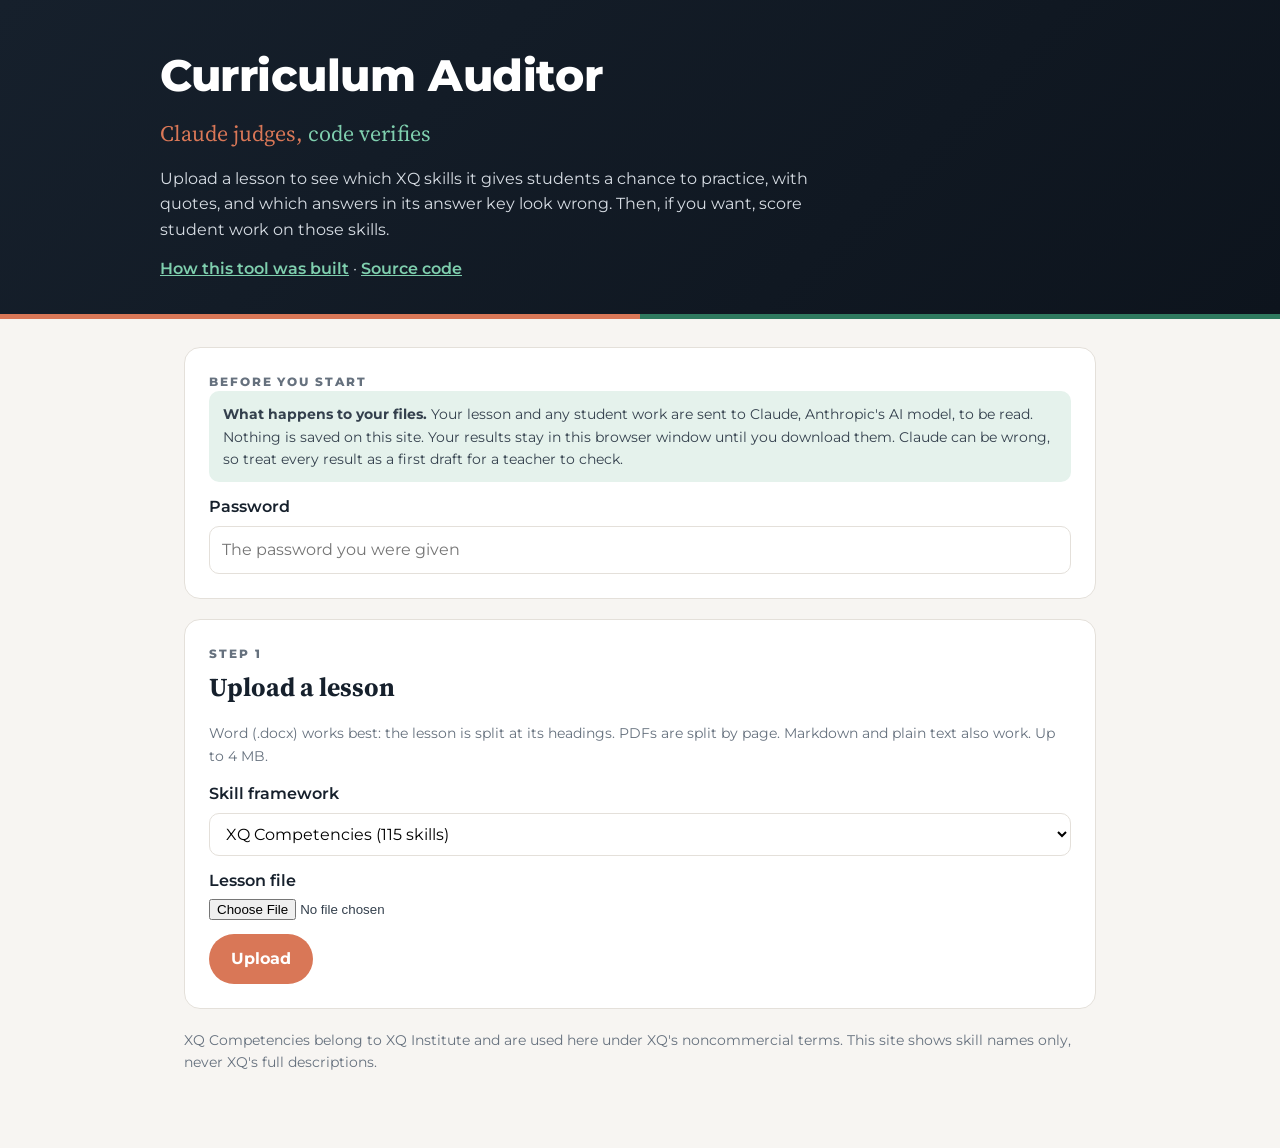
<file: src/curriculum_auditor/web/index.html>
<!doctype html>
<html lang="en">
<head>
<meta charset="utf-8">
<meta name="viewport" content="width=device-width, initial-scale=1">
<title>Curriculum Auditor</title>
<link rel="preconnect" href="https://fonts.googleapis.com">
<link href="https://fonts.googleapis.com/css2?family=Montserrat:wght@400;500;600;700;800&family=Source+Serif+4:opsz,wght@8..60,600;8..60,700&display=swap" rel="stylesheet">
<style>
:root { --ink:#16202c; --judge:#d97757; --judge-soft:#fbece6; --verify:#2f7a5f; --verify-soft:#e5f2ec;
  --canvas:#f7f5f2; --card:#fff; --body:#34404d; --dim:#66717e; --line:#e4e0da; --warn:#b3261e; --warn-soft:#fdecea; }
* { box-sizing: border-box; }
body { margin:0; font-family:'Montserrat',system-ui,sans-serif; color:var(--body); background:var(--canvas); line-height:1.6; }
header { background:linear-gradient(135deg,#16202c,#0d141d); color:#fff; padding:40px 24px 32px; }
.wrap { max-width:960px; margin:0 auto; }
h1 { margin:0; font-size:clamp(30px,5vw,44px); font-weight:800; letter-spacing:-.01em; }
.sub { font-family:'Source Serif 4',Georgia,serif; font-size:22px; margin-top:6px; }
.sub .j { color:var(--judge); } .sub .v { color:#7fcfae; }
header p { color:#d7dde4; max-width:680px; margin:14px 0 0; }
.rule { height:5px; background:linear-gradient(90deg,var(--judge) 0 50%,var(--verify) 50% 100%); }
main { padding:28px 24px 60px; }
.card { background:var(--card); border:1px solid var(--line); border-radius:16px; padding:24px; margin-bottom:20px; }
.step { font-size:12px; font-weight:800; letter-spacing:.16em; text-transform:uppercase; color:var(--dim); }
h2 { font-family:'Source Serif 4',Georgia,serif; font-size:26px; color:var(--ink); margin:4px 0 12px; }
h3 { font-size:17px; color:var(--ink); margin:18px 0 8px; }
label { display:block; font-weight:600; color:var(--ink); margin:12px 0 6px; }
input[type=password], select, textarea { width:100%; font:inherit; padding:10px 12px; border:1px solid var(--line); border-radius:10px; background:#fff; }
textarea { min-height:120px; }
button { font:inherit; font-weight:700; color:#fff; background:var(--judge); border:0; border-radius:999px; padding:12px 22px; cursor:pointer; margin-top:14px; }
button.alt { background:var(--verify); } button.plain { background:#fff; color:var(--ink); border:1px solid var(--line); }
button:disabled { opacity:.5; cursor:default; }
.hint { font-size:14px; color:var(--dim); }
.note { background:var(--judge-soft); border-radius:10px; padding:10px 14px; font-size:14px; margin-top:12px; }
.privacy { background:var(--verify-soft); border-radius:10px; padding:12px 14px; font-size:14px; }
.error { background:var(--warn-soft); color:var(--warn); border-radius:10px; padding:10px 14px; font-size:14px; margin-top:12px; }
.bar { height:10px; background:var(--line); border-radius:999px; overflow:hidden; margin:10px 0 4px; }
.bar div { height:100%; width:0; background:var(--verify); transition:width .3s; }
.section { border-top:1px solid var(--line); padding-top:14px; margin-top:14px; }
.section h4 { margin:0 0 6px; color:var(--ink); font-size:16px; }
.skill { margin:8px 0 8px; padding-left:12px; border-left:4px solid var(--verify); }
.skill.review { border-left-color:var(--judge); }
.skill b { color:var(--ink); }
.quote { font-family:'Source Serif 4',Georgia,serif; font-style:italic; color:var(--body); }
.flag { background:var(--warn-soft); border-radius:10px; padding:10px 14px; margin:8px 0; font-size:14px; }
table { width:100%; border-collapse:collapse; font-size:14px; margin-top:10px; }
th, td { text-align:left; padding:8px; border-bottom:1px solid var(--line); vertical-align:top; }
th { font-size:12px; letter-spacing:.08em; text-transform:uppercase; color:var(--dim); }
.checks label { font-weight:500; display:flex; gap:8px; align-items:flex-start; margin:6px 0; }
.hidden { display:none; }
.howbuilt a { color:#7fcfae; font-weight:600; }
.hexes { display:grid; grid-template-columns:repeat(auto-fit,minmax(150px,1fr)); gap:14px; margin:18px 0 6px; }
.hex { background:none; border:0; padding:0; margin:0; cursor:pointer; color:inherit; font:inherit; text-align:center; }
.hex svg { width:100%; max-width:170px; height:auto; display:block; margin:0 auto; }
.hex:focus-visible svg, .hex.active svg { filter:drop-shadow(0 0 0 #000) drop-shadow(0 3px 6px rgba(0,0,0,.25)); }
.hex.active polygon { stroke-width:6; }
.hexnote { font-size:12px; color:var(--dim); margin:6px 0 0; }
#outcomeDetail .skill { margin-left:2px; }
.warnword { color:var(--warn); font-size:13px; font-weight:600; }
input[type=file] { display:block; margin-top:4px; }
.row { display:flex; gap:10px; flex-wrap:wrap; }
</style>
</head>
<body>
<header><div class="wrap">
  <h1>Curriculum Auditor</h1>
  <div class="sub"><span class="j">Claude judges,</span> <span class="v">code verifies</span></div>
  <p>Upload a lesson to see which XQ skills it gives students a chance to practice, with quotes, and which answers in its answer key look wrong. Then, if you want, score student work on those skills.</p>
  <p class="howbuilt"><a href="/">How this tool was built</a> · <a href="https://github.com/lizabetharum/curriculum-auditor" target="_blank" rel="noopener">Source code</a></p>
</div></header>
<div class="rule"></div>
<main class="wrap">

  <div class="card">
    <div class="step">Before you start</div>
    <div class="privacy"><b>What happens to your files.</b> Your lesson and any student work are sent to Claude, Anthropic's AI model, to be read. Nothing is saved on this site. Your results stay in this browser window until you download them. Claude can be wrong, so treat every result as a first draft for a teacher to check.</div>
    <label for="pw">Password</label>
    <input id="pw" type="password" autocomplete="current-password" placeholder="The password you were given">
  </div>

  <div class="card">
    <div class="step">Step 1</div>
    <h2>Upload a lesson</h2>
    <p class="hint">Word (.docx) works best: the lesson is split at its headings. PDFs are split by page. Markdown and plain text also work. Up to 4 MB.</p>
    <label for="rubric">Skill framework</label>
    <select id="rubric">
      <option value="xq">XQ Competencies (115 skills)</option>
      <option value="demo">Demo rubric (8 skills, for trying the tool)</option>
    </select>
    <label for="file">Lesson file</label>
    <input id="file" type="file" accept=".docx,.pdf,.md,.markdown,.txt">
    <button id="upload">Upload</button>
    <div id="uploadMsg"></div>
  </div>

  <div class="card hidden" id="auditCard">
    <div class="step">Step 2</div>
    <h2>Check the lesson</h2>
    <p class="hint" id="sectionCount"></p>
    <button id="audit" class="alt">Check every section</button>
    <div class="bar"><div id="auditBar"></div></div>
    <div class="hint" id="auditStatus"></div>
    <div id="hexWrap" class="hidden">
      <h3>Skills found, by XQ learner outcome</h3>
      <p class="hint">Click an outcome to see its skills and the quotes that show them.</p>
      <div class="hexes" id="hexes"></div>
      <p class="hexnote">Hexagons drawn for this tool in the colors XQ uses for its five learner outcomes. Not XQ's artwork.</p>
      <div id="outcomeDetail"></div>
    </div>
    <h3 id="bySection" class="hidden">Section by section</h3>
    <div id="auditResults"></div>
  </div>

  <div class="card hidden" id="scoreCard">
    <div class="step">Step 3, optional</div>
    <h2>Score student work</h2>
    <p class="hint">Pick one task from the lesson. Claude scores each response on the skills that task gives students a chance to practice, with a level from 1 to 4, or "too little to score" when the work does not show enough. Each response is scored three times, and the most common result is shown. When the runs disagree, the result is flagged for a teacher to look at.</p>
    <label for="task">Task</label>
    <select id="task"></select>
    <div id="taskSkills" class="hint"></div>
    <div id="responses"></div>
    <button id="addResponse" class="plain">Add a student response</button>
    <div class="checks">
      <label><input type="checkbox" id="consent"> This work has no student names or identifying details, and I have permission to use it.</label>
    </div>
    <button id="score">Score the responses</button>
    <div class="bar"><div id="scoreBar"></div></div>
    <div class="hint" id="scoreStatus"></div>
    <div id="scoreResults"></div>
  </div>

  <div class="card hidden" id="downloadCard">
    <div class="step">Save your results</div>
    <h2>Download</h2>
    <p class="hint">Results are not saved on this site. Download them before you close this window.</p>
    <div class="row">
      <button id="dlMd" class="alt">Download report (.md)</button>
      <button id="dlJson" class="plain">Download data (.json)</button>
    </div>
  </div>

  <p class="hint">XQ Competencies belong to XQ Institute and are used here under XQ's noncommercial terms. This site shows skill names only, never XQ's full descriptions.</p>
</main>

<script>
const state = { lesson: null, audit: {}, scores: [], cost: 0 };
const $ = (id) => document.getElementById(id);
const esc = (s) => String(s ?? "").replace(/[&<>"]/g, c => ({"&":"&amp;","<":"&lt;",">":"&gt;",'"':"&quot;"}[c]));

async function call(path, options) {
  const res = await fetch(path, { ...options, headers: { ...(options.headers || {}), "x-app-password": $("pw").value } });
  let body = {};
  try { body = await res.json(); } catch (e) {}
  if (!res.ok) throw new Error(typeof body.detail === "string" ? body.detail : "Something went wrong (" + res.status + ").");
  return body;
}
function showError(where, err) { $(where).insertAdjacentHTML("beforeend", `<div class="error">${esc(err.message)}</div>`); }

$("upload").onclick = async () => {
  $("uploadMsg").innerHTML = "";
  const file = $("file").files[0];
  if (!file) { $("uploadMsg").innerHTML = '<div class="error">Choose a lesson file first.</div>'; return; }
  const form = new FormData(); form.append("file", file); form.append("rubric", $("rubric").value);
  $("upload").disabled = true;
  try {
    const lesson = await call("/api/lesson", { method: "POST", body: form });
    state.lesson = lesson; state.audit = {}; state.scores = [];
    $("uploadMsg").innerHTML = `<p>Read <b>${esc(lesson.name)}</b>: ${lesson.sections.length} section(s). Checking against ${esc(lesson.rubric.title)}.</p>`
      + (lesson.note ? `<div class="note">${esc(lesson.note)}</div>` : "");
    $("sectionCount").textContent = `${lesson.sections.length} section(s). Each takes about half a minute.`;
    $("auditResults").innerHTML = ""; $("auditStatus").textContent = ""; $("auditBar").style.width = "0";
    activeOutcome = null; $("hexWrap").classList.add("hidden"); $("bySection").classList.add("hidden"); $("outcomeDetail").innerHTML = "";
    $("auditCard").classList.remove("hidden");
    $("scoreCard").classList.add("hidden"); $("downloadCard").classList.add("hidden");
  } catch (err) { showError("uploadMsg", err); }
  $("upload").disabled = false;
};

const OUTCOME_COLORS = {
  FK: ["#0A4E76", "#389BD5"], FL: ["#845911", "#F9A61C"], GC: ["#362262", "#907DBA"],
  LL: ["#074D11", "#39B149"], OT: ["#790E00", "#F26552"],
};
const FALLBACK = ["#16202c", "#d97757"];
let activeOutcome = null;

function wrapName(name, max = 16) {
  const words = name.split(" "), lines = [""];
  for (const w of words) {
    const line = lines[lines.length - 1];
    if ((line + " " + w).trim().length > max && line) lines.push(w); else lines[lines.length - 1] = (line + " " + w).trim();
  }
  return lines.slice(0, 4);
}

function outcomeSkills(outcomeId) {
  const found = {};
  for (const s of state.lesson.sections) {
    for (const k of (state.audit[s.id]?.skills || [])) {
      if (k.outcome_id !== outcomeId) continue;
      const entry = found[k.id] ||= { ...k, sections: [], quotes: [], status: k.status };
      entry.sections.push(s.heading);
      entry.quotes.push(...k.quotes);
      if (k.status === "supported") entry.status = "supported";
    }
  }
  return Object.values(found);
}

function renderHexes() {
  const outcomes = state.lesson.rubric.outcomes || [];
  if (!outcomes.length) return;
  $("hexWrap").classList.remove("hidden"); $("bySection").classList.remove("hidden");
  $("hexes").innerHTML = outcomes.map(o => {
    const [dark, light] = OUTCOME_COLORS[o.id] || FALLBACK;
    const skills = outcomeSkills(o.id);
    const n = skills.filter(k => k.status === "supported").length;
    const review = skills.length - n;
    const lines = wrapName(o.name, 14);
    const sub = [`of ${o.skill_count} skills`].concat(review ? [`${review} to review`] : []);
    const block = lines.length * 17 + 40 + sub.length * 15;
    let y = 87 - block / 2 + 12;
    const name = lines.map((l, i) => `<tspan x="100" y="${y + i * 17}">${esc(l)}</tspan>`).join("");
    y += lines.length * 17 + 30;
    const count = `<text x="100" y="${y}" font-size="36" font-weight="800" fill="${dark}" text-anchor="middle">${n}</text>`;
    const subs = sub.map((t, i) => `<text x="100" y="${y + 18 + i * 15}" font-size="12.5" font-weight="700" fill="${dark}" text-anchor="middle">${esc(t)}</text>`).join("");
    return `<button class="hex${activeOutcome === o.id ? " active" : ""}" data-outcome="${esc(o.id)}" aria-label="${esc(o.name)}: ${n} of ${o.skill_count} skills found">
      <svg viewBox="0 0 200 174" role="img" font-family="Montserrat, sans-serif"><polygon points="50,3 150,3 197,87 150,171 50,171 3,87" fill="${light}" stroke="${dark}" stroke-width="4"/>
      <text font-size="15" font-weight="800" fill="${dark}" text-anchor="middle">${name}</text>${count}${subs}</svg>
    </button>`;
  }).join("");
  document.querySelectorAll(".hex").forEach(b => b.onclick = () => { activeOutcome = b.dataset.outcome; renderHexes(); showOutcome(); });
}

function showOutcome() {
  const o = (state.lesson.rubric.outcomes || []).find(x => x.id === activeOutcome);
  if (!o) { $("outcomeDetail").innerHTML = ""; return; }
  const [dark] = OUTCOME_COLORS[o.id] || FALLBACK;
  const skills = outcomeSkills(o.id);
  let html = `<h3 style="color:${dark}">${esc(o.name)}</h3>`;
  if (!skills.length) html += `<p class="hint">This lesson does not give students a chance to practice any skills in this outcome.</p>`;
  for (const k of skills) html += `<div class="skill${k.status === "supported" ? "" : " review"}" style="border-left-color:${dark}"><b>${esc(k.name)}</b> <span class="hint">${esc(k.id)} · ${esc(k.sections.join(", "))}${k.status === "supported" ? "" : " · needs a teacher's look"}</span><br>${k.quotes.map(q => `<span class="quote">"${esc(q)}"</span>`).join("<br>")}</div>`;
  $("outcomeDetail").innerHTML = html;
}

function renderSection(section, r) {
  const supported = r.skills.filter(s => s.status === "supported");
  const review = r.skills.filter(s => s.status === "needs_review");
  const wrong = r.answer_checks.filter(c => c.status === "incorrect");
  let html = `<div class="section"><h4>${esc(section.heading)}</h4>`;
  if (r.status !== "accepted") html += `<div class="note">This section could not be checked. ${esc(r.note)}</div>`;
  if (!supported.length && !review.length && r.status === "accepted") html += `<p class="hint">No XQ skills found in this section.</p>`;
  for (const s of supported) html += `<div class="skill"><b>${esc(s.name)}</b> <span class="hint">${esc(s.id)}</span><br>${s.quotes.map(q => `<span class="quote">"${esc(q)}"</span>`).join("<br>")}<br><span class="hint">${esc(s.reason)}</span></div>`;
  for (const s of review) html += `<div class="skill review"><b>${esc(s.name)}</b> <span class="hint">${esc(s.id)} · needs a teacher's look</span><br><span class="hint">${esc(s.reason)}</span></div>`;
  for (const c of wrong) html += `<div class="flag"><b>Answer key: ${esc(c.id)}.</b> The key says ${esc(c.actual_value)}, but code works it out as ${esc(c.expected_value)}.</div>`;
  if (r.claude_notes) html += `<div class="flag"><b>For a teacher to check:</b> ${esc(r.claude_notes)}</div>`;
  return html + "</div>";
}

$("audit").onclick = async () => {
  const sections = state.lesson.sections;
  $("audit").disabled = true; $("auditResults").innerHTML = "";
  for (let i = 0; i < sections.length; i++) {
    const s = sections[i];
    $("auditStatus").textContent = `Checking section ${i + 1} of ${sections.length}: ${s.heading}`;
    try {
      const r = await call("/api/audit-section", { method: "POST", headers: { "content-type": "application/json" },
        body: JSON.stringify({ rubric: state.lesson.rubric.kind, lesson_name: state.lesson.name, section: s }) });
      state.audit[s.id] = r; state.cost += r.usd;
      $("auditResults").insertAdjacentHTML("beforeend", renderSection(s, r));
      renderHexes();
    } catch (err) {
      state.audit[s.id] = { status: "failed", note: err.message, skills: [], answer_checks: [], claude_notes: "" };
      $("auditResults").insertAdjacentHTML("beforeend", renderSection(s, state.audit[s.id]));
      if (/password|switched off/i.test(err.message)) break;
    }
    $("auditBar").style.width = `${Math.round(100 * (i + 1) / sections.length)}%`;
  }
  $("auditStatus").textContent = "Done. Skills in green were found with quotes. Skills in orange need a teacher's look.";
  $("audit").disabled = false;
  setupScoring();
  $("downloadCard").classList.remove("hidden");
};

function setupScoring() {
  const tasks = state.lesson.sections.filter(s => (state.audit[s.id]?.skills || []).some(k => k.status === "supported"));
  if (!tasks.length) return;
  $("task").innerHTML = tasks.map(s => `<option value="${esc(s.id)}">${esc(s.heading)}</option>`).join("");
  $("task").onchange = showTaskSkills; showTaskSkills();
  if (!$("responses").children.length) addResponse();
  $("scoreCard").classList.remove("hidden");
}
function taskSkills() { return (state.audit[$("task").value]?.skills || []).filter(k => k.status === "supported"); }
function showTaskSkills() {
  const skills = taskSkills().slice(0, 20);
  $("taskSkills").textContent = "Skills to score: " + skills.map(k => k.name).join(", ");
}
function addResponse() {
  const n = $("responses").children.length + 1;
  $("responses").insertAdjacentHTML("beforeend", `<div><label for="work${n}">Student ${n}</label><textarea id="work${n}" placeholder="Paste this student's work. Remove the student's name first."></textarea></div>`);
}
$("addResponse").onclick = addResponse;

$("score").onclick = async () => {
  $("scoreResults").innerHTML = "";
  if (!$("consent").checked) { showError("scoreResults", new Error("Check the box to confirm the work has no names or identifying details.")); return; }
  const task = state.lesson.sections.find(s => s.id === $("task").value);
  const skills = taskSkills().slice(0, 20).map(k => k.id);
  const works = [...$("responses").querySelectorAll("textarea")].map((t, i) => ({ label: `Student ${i + 1}`, work: t.value.trim() })).filter(w => w.work);
  if (!works.length) { showError("scoreResults", new Error("Paste at least one student response.")); return; }
  $("score").disabled = true;
  let rows = "";
  for (let i = 0; i < works.length; i++) {
    $("scoreStatus").textContent = `Scoring ${works[i].label} (${i + 1} of ${works.length})`;
    try {
      const r = await call("/api/score", { method: "POST", headers: { "content-type": "application/json" },
        body: JSON.stringify({ rubric: state.lesson.rubric.kind, task, skill_ids: skills, student_label: works[i].label, work: works[i].work, consent: true }) });
      state.scores.push({ task: task.heading, ...r }); state.cost += r.usd;
      for (const s of r.scores) {
        const result = s.result === "IE" ? "Too little to score" : s.result ? `Level ${s.result}` : "A teacher should score this";
        const runs = s.runs.map(x => x === null ? "-" : x).join(" · ");
        const flag = s.agreement === "agreed" ? `<span class="hint">All ${s.runs.length} runs agree</span>`
          : s.agreement === "majority" ? `<span class="warnword">Runs disagreed: a teacher should look</span>`
          : `<span class="warnword">Runs split: a teacher should score this</span>`;
        rows += `<tr><td>${esc(r.student)}</td><td>${esc(s.name)}</td><td><b>${esc(result)}</b><br>${flag}</td><td>${esc(runs)}</td><td>${s.quotes.map(q => `<span class="quote">"${esc(q)}"</span>`).join("<br>")}<br><span class="hint">${esc(s.reason)}</span></td></tr>`;
      }
    } catch (err) { rows += `<tr><td>${esc(works[i].label)}</td><td colspan="4"><span class="error">${esc(err.message)}</span></td></tr>`; }
    $("scoreBar").style.width = `${Math.round(100 * (i + 1) / works.length)}%`;
  }
  $("scoreResults").innerHTML = `<table><tr><th>Student</th><th>Skill</th><th>Result</th><th>Runs</th><th>Evidence and reason</th></tr>${rows}</table>`;
  $("scoreStatus").textContent = "Done. Each response was scored three times. Anything flagged in red needs a teacher's look.";
  $("score").disabled = false;
};

function download(name, text, type) {
  const a = document.createElement("a"); a.href = URL.createObjectURL(new Blob([text], { type })); a.download = name; a.click();
}
$("dlJson").onclick = () => download(`${state.lesson.name}-audit.json`, JSON.stringify({ lesson: state.lesson.name, rubric: state.lesson.rubric, sections: state.audit, scores: state.scores }, null, 2), "application/json");
$("dlMd").onclick = () => {
  let md = `# Audit: ${state.lesson.name}\n\nFramework: ${state.lesson.rubric.title}${state.lesson.rubric.source_url ? " (" + state.lesson.rubric.source_url + ")" : ""}\n\n`;
  if (state.lesson.note) md += `> ${state.lesson.note}\n\n`;
  for (const s of state.lesson.sections) {
    const r = state.audit[s.id]; if (!r) continue;
    md += `## ${s.heading}\n\n`;
    if (r.status !== "accepted") md += `Not checked: ${r.note}\n\n`;
    for (const k of r.skills) md += `- **${k.name}** (${k.id}, ${k.status === "supported" ? "found" : "needs a teacher's look"})${k.quotes.length ? ": " + k.quotes.map(q => `"${q}"`).join("; ") : ""}\n`;
    for (const c of r.answer_checks.filter(c => c.status === "incorrect")) md += `- Answer key ${c.id}: key says ${c.actual_value}, code gets ${c.expected_value}\n`;
    if (r.claude_notes) md += `- For a teacher to check: ${r.claude_notes}\n`;
    md += "\n";
  }
  if (state.scores.length) {
    md += `## Student scores\n\nEach response was scored three times. The result is the most common of the three.\n\n| Student | Task | Skill | Result | Runs | Agreement | Evidence |\n|---|---|---|---|---|---|---|\n`;
    for (const r of state.scores) for (const s of r.scores) {
      const result = s.result === "IE" ? "Too little to score" : s.result ? `Level ${s.result}` : "Teacher should score";
      const agree = s.agreement === "agreed" ? "all agree" : s.agreement === "majority" ? "disagreed, teacher should look" : "split, teacher should score";
      md += `| ${r.student} | ${r.task} | ${s.name} | ${result} | ${s.runs.map(x => x ?? "-").join(" · ")} | ${agree} | ${s.quotes.join(" / ")} |\n`;
    }
  }
  md += `\nMade with Curriculum Auditor. Claude can be wrong: every result is a first draft for a teacher to check.\n`;
  download(`${state.lesson.name}-audit.md`, md, "text/markdown");
};
</script>
</body>
</html>
</file>
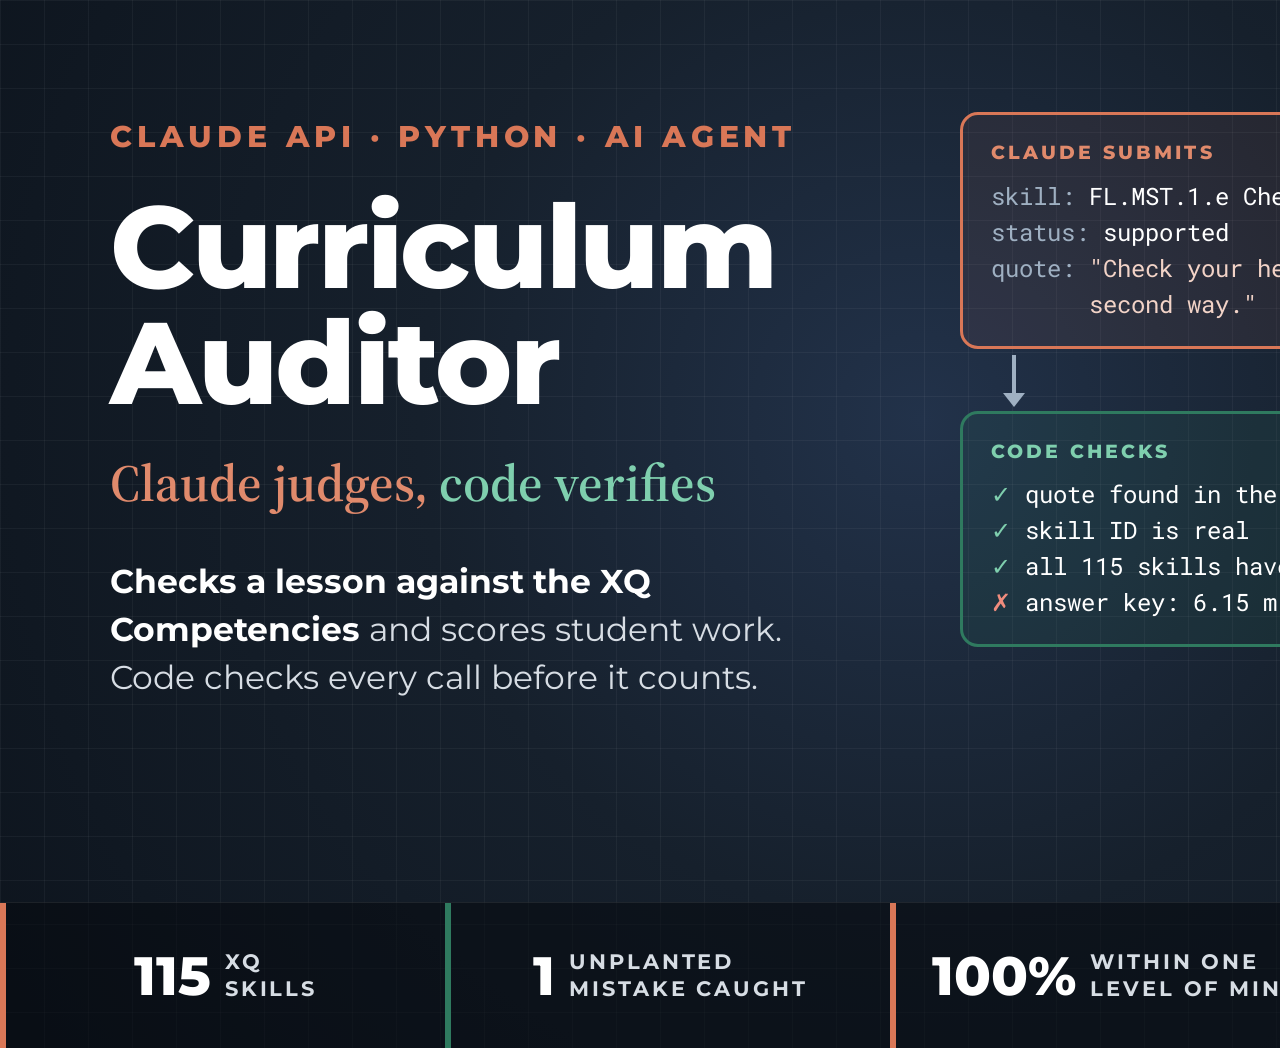
<file: portfolio/featured-card.html>
<!doctype html><html><head><meta charset="utf-8">
<link href="https://fonts.googleapis.com/css2?family=Montserrat:wght@500;600;700;800&family=Source+Serif+4:opsz,wght@8..60,600&family=Roboto+Mono:wght@500;700&display=swap" rel="stylesheet">
<style>
*{box-sizing:border-box;margin:0}
body{width:1780px;height:1048px;overflow:hidden;font-family:Montserrat,sans-serif;
 background:radial-gradient(circle at 72% 40%,#22324a 0%,#16202c 45%,#0d141d 100%);color:#fff;position:relative}
.grid{position:absolute;inset:0;background-image:linear-gradient(rgba(255,255,255,.045) 1px,transparent 1px),linear-gradient(90deg,rgba(255,255,255,.045) 1px,transparent 1px);background-size:44px 44px}
.left{position:absolute;left:110px;top:118px;width:760px}
.eyebrow{color:#d97757;font-weight:800;letter-spacing:.16em;font-size:30px}
h1{font-weight:800;font-size:116px;line-height:1;letter-spacing:-.02em;margin-top:34px}
.sub{font-family:'Source Serif 4',serif;font-weight:600;font-size:52px;margin-top:26px}
.j{color:#e08a6c}.v{color:#7fcfae}
.lead{font-size:33px;line-height:1.45;color:#d7dde4;margin-top:40px;width:720px}
.lead b{color:#fff}
.right{position:absolute;left:960px;top:112px;width:720px}
.box{border-radius:18px;padding:24px 28px;font-family:'Roboto Mono',monospace;font-size:24px;line-height:1.5}
.claude{border:3px solid #d97757;background:rgba(217,119,87,.08)}
.code{border:3px solid #2f7a5f;background:rgba(47,122,95,.12);margin-top:0}
.tag{font-family:Montserrat;font-weight:800;font-size:19px;letter-spacing:.16em;margin-bottom:10px}
.claude .tag{color:#e08a6c}.code .tag{color:#7fcfae}
.k{color:#9fb0c2}.s{color:#f2d3c7}
.arrow{height:62px;position:relative}
.arrow:before{content:"";position:absolute;left:52px;top:6px;width:4px;height:44px;background:#9fb0c2}
.arrow:after{content:"";position:absolute;left:43px;top:44px;border:11px solid transparent;border-top:14px solid #9fb0c2}
.ok{color:#7fcfae}.no{color:#f08c7d}
.band{position:absolute;left:0;right:0;bottom:0;height:146px;background:rgba(6,10,15,.55);display:flex;border-top:1px solid rgba(255,255,255,.08)}
.stat{flex:1;display:flex;align-items:center;justify-content:center;gap:14px;padding:0 18px;border-left:6px solid #d97757}
.stat:nth-child(even){border-left-color:#2f7a5f}
.n{font-weight:800;font-size:54px}.l{font-weight:700;font-size:21px;letter-spacing:.14em;line-height:1.25;color:#d7dde4}
</style></head><body><div class="grid"></div>
<div class="left">
 <div class="eyebrow">CLAUDE API · PYTHON · AI AGENT</div>
 <h1>Curriculum<br>Auditor</h1>
 <div class="sub"><span class="j">Claude judges,</span> <span class="v">code verifies</span></div>
 <p class="lead"><b>Checks a lesson against the XQ Competencies</b> and scores student work. Code checks every call before it counts.</p>
</div>
<div class="right">
 <div class="box claude"><div class="tag">CLAUDE SUBMITS</div>
  <span class="k">skill:</span> FL.MST.1.e  Checking results<br>
  <span class="k">status:</span> supported<br>
  <span class="k">quote:</span> <span class="s">"Check your height a</span><br>
  <span class="s">&nbsp;&nbsp;&nbsp;&nbsp;&nbsp;&nbsp;&nbsp;second way."</span></div>
 <div class="arrow"></div>
 <div class="box code"><div class="tag">CODE CHECKS</div>
  <span class="ok">✓</span> quote found in the lesson<br>
  <span class="ok">✓</span> skill ID is real<br>
  <span class="ok">✓</span> all 115 skills have a row<br>
  <span class="no">✗</span> answer key: 6.15 m, code gets 13.22 m</div>
</div>
<div class="band">
 <div class="stat"><span class="n">115</span><span class="l">XQ<br>SKILLS</span></div>
 <div class="stat"><span class="n">1</span><span class="l">UNPLANTED<br>MISTAKE CAUGHT</span></div>
 <div class="stat"><span class="n">100%</span><span class="l">WITHIN ONE<br>LEVEL OF MINE</span></div>
 <div class="stat"><span class="n">5</span><span class="l">SPLITS ON<br>"NO WORK"</span></div>
</div></body></html>
</file>
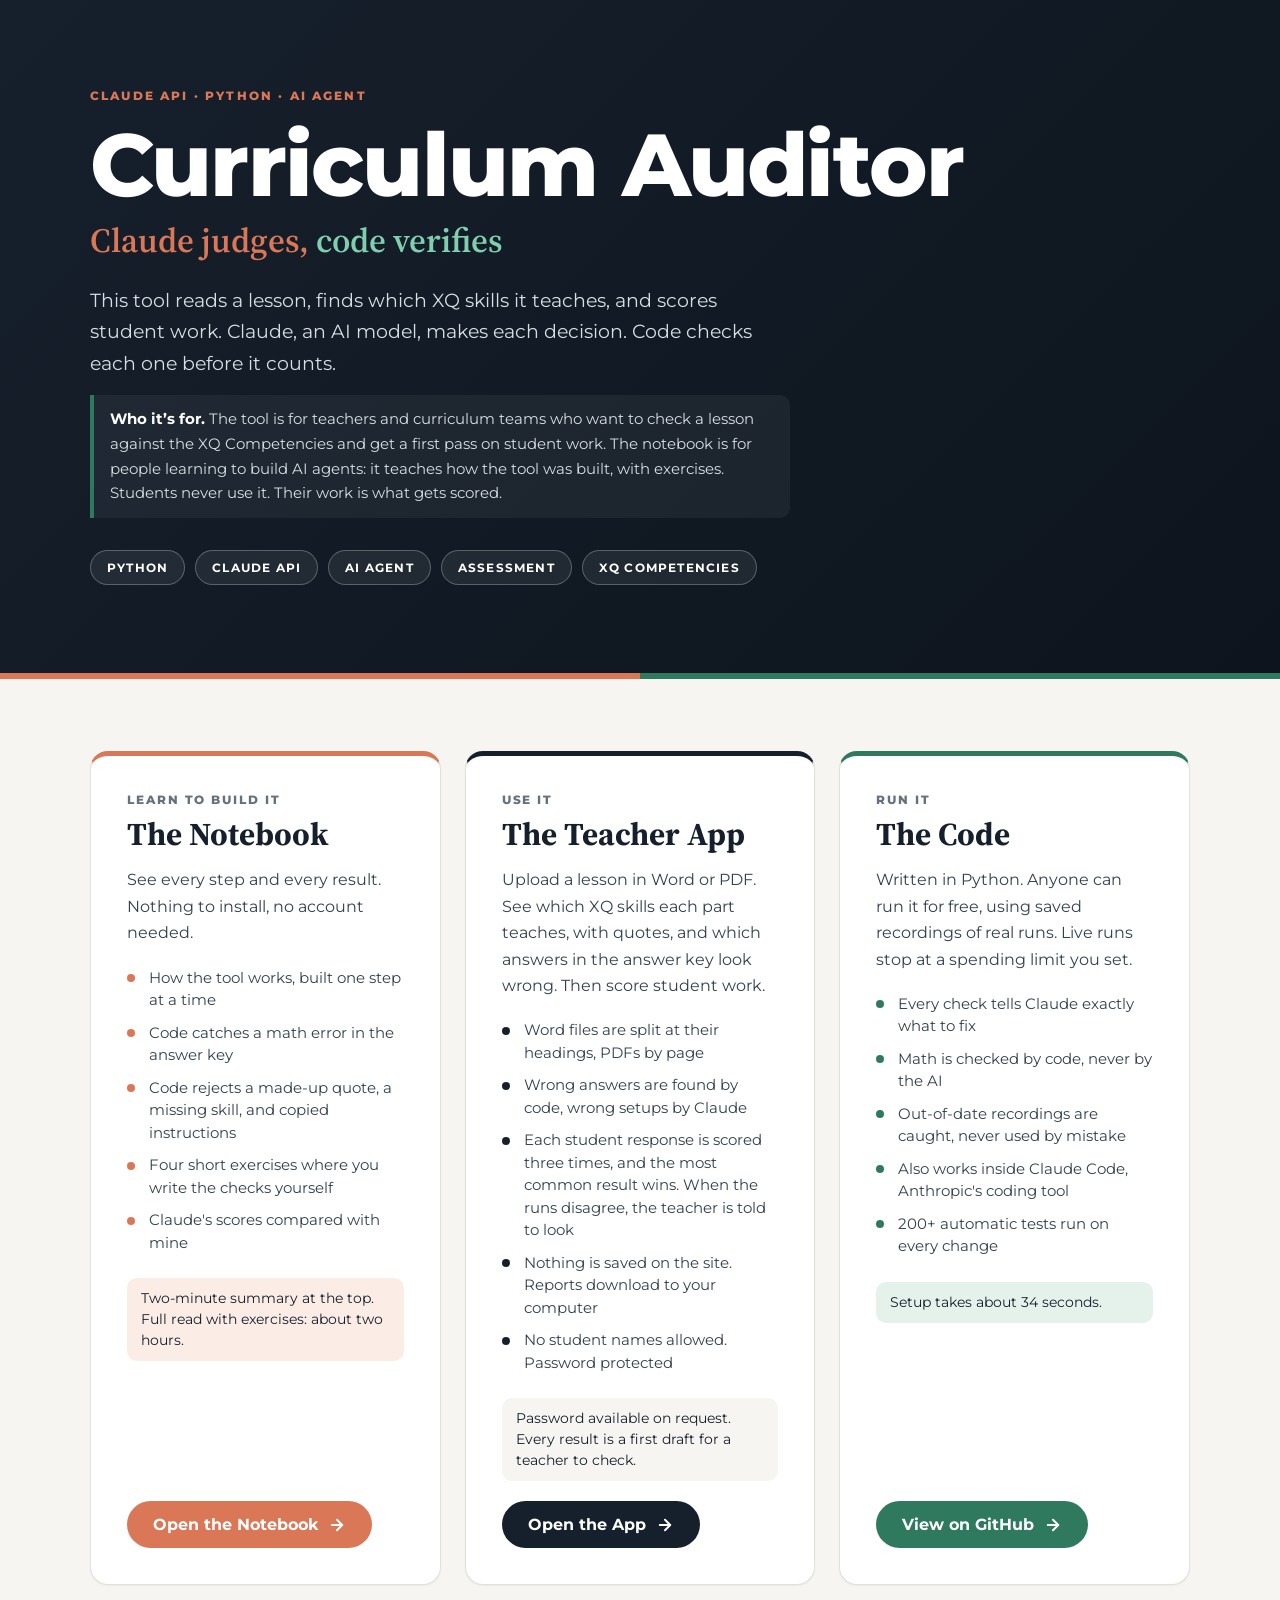
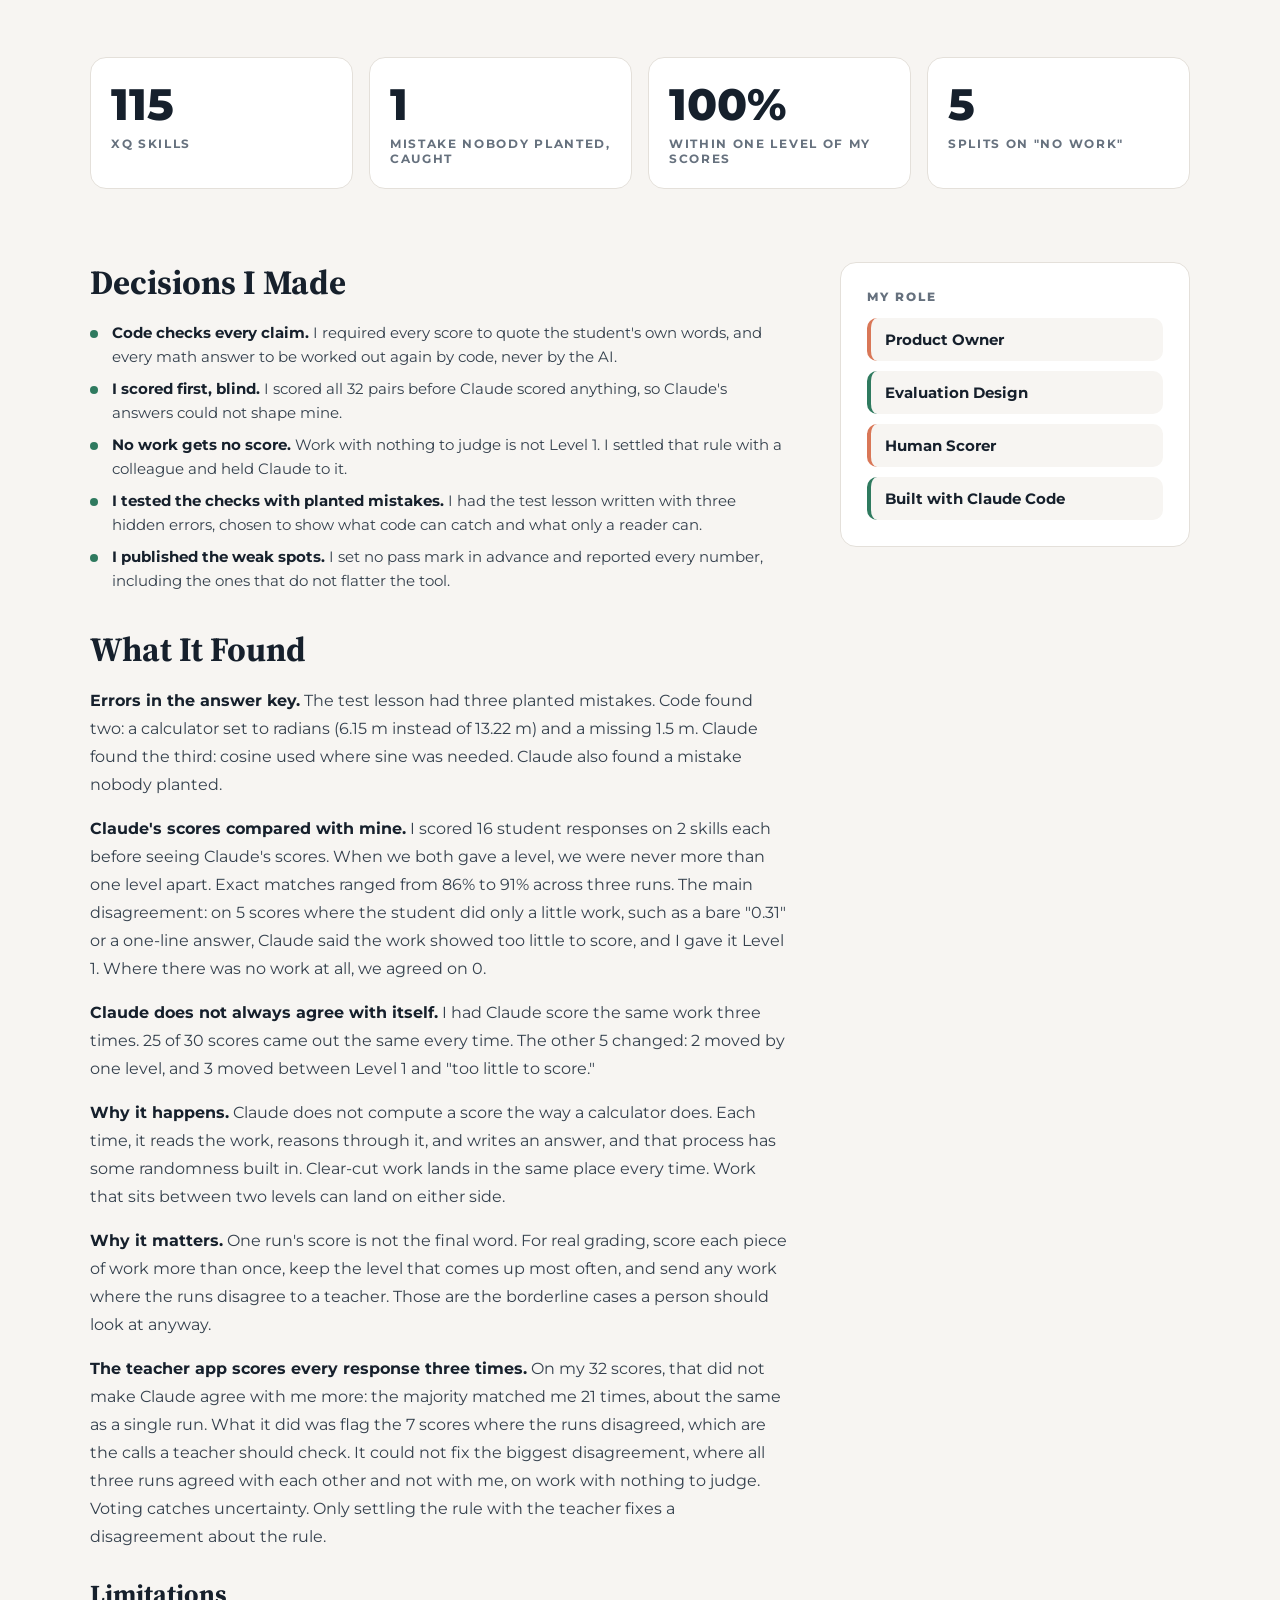
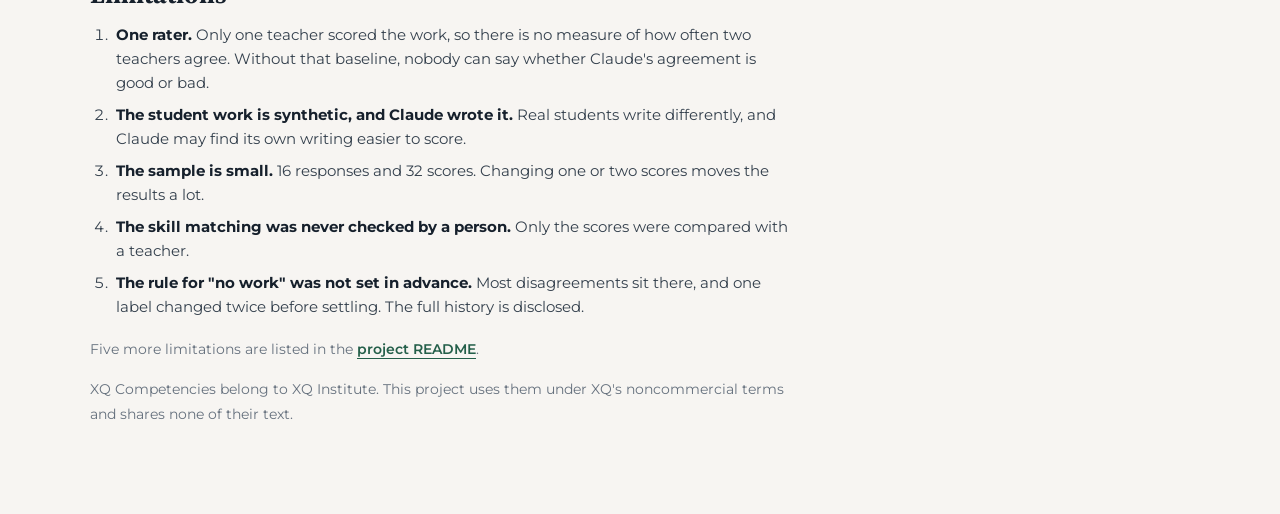
<file: portfolio/preview.html>
<!doctype html><html><head><meta charset='utf-8'><meta name='viewport' content='width=device-width, initial-scale=1'><title>Curriculum Auditor preview</title><style>body{margin:0}
/* ============================================================
   Curriculum Auditor Portfolio Page
   Prefix: ca-   Wrapper: .ca
   Two accents carry the design idea:
   coral = Claude judges, green = code verifies.
   Fonts are loaded by the <link> tag at the top of the page
   content, so this file has no @import.
   ============================================================ */

/* Container: stop the theme from offsetting or narrowing the block */
.entry-content > .ca, .ca {
  margin-left: 0 !important; margin-right: 0 !important;
  width: auto !important; max-width: 100% !important;
  left: auto !important; transform: none !important;
}

.ca {
  --ink: #16202c; --ink-deep: #0d141d; --judge: #d97757; --judge-press: #bf5f40;
  --judge-soft: #fbece6; --verify: #2f7a5f; --verify-press: #245f4a; --verify-soft: #e5f2ec;
  --canvas: #f7f5f2; --card: #ffffff; --strong: #16202c; --body: #34404d; --dim: #66717e;
  --line: #e4e0da; --on-dark: #d7dde4;
  font-family: 'Montserrat', 'Segoe UI', system-ui, sans-serif;
  color: var(--body); background: var(--canvas); overflow-wrap: break-word; padding: 0;
}

.ca *, .ca *::before, .ca *::after { box-sizing: border-box; margin: 0; }

.ca h1, .ca h2, .ca h3, .ca p, .ca ul, .ca li { font-family: inherit; letter-spacing: normal; text-transform: none; }

.ca ul { list-style: none; padding: 0; margin: 0; }

.ca a { text-decoration: none; box-shadow: none; }

/* WordPress wraps stray line breaks in empty <p> and <br>; hide them */
.ca p:empty, .ca > br, .ca-grid > br, .ca-grid > p:empty { display: none; }

/* Hero */
.ca .ca-hero {
  background: linear-gradient(135deg, var(--ink) 0%, var(--ink-deep) 100%);
  color: #fff; padding: clamp(40px, 7vw, 88px) clamp(20px, 5vw, 64px);
}

.ca .ca-hero-inner { max-width: 1100px; margin: 0 auto; }

.ca .ca-eyebrow {
  font-size: 12px; font-weight: 800; letter-spacing: .18em; text-transform: uppercase;
  color: var(--judge); margin-bottom: 18px;
}

.ca .ca-title {
  font-family: 'Montserrat', sans-serif; font-weight: 800; font-size: clamp(40px, 8vw, 88px);
  line-height: 1; letter-spacing: -.02em; color: #fff;
}

.ca .ca-sub {
  display: block; font-family: 'Source Serif 4', Georgia, serif; font-weight: 600;
  font-size: clamp(22px, 3.2vw, 34px); margin-top: 14px; letter-spacing: 0; color: var(--on-dark);
}

.ca .ca-sub-judge { color: var(--judge); }

.ca .ca-sub-verify { color: #7fcfae; }

.ca .ca-desc { max-width: 700px; font-size: clamp(16px, 1.6vw, 19px); line-height: 1.65; color: var(--on-dark); margin-top: 28px; }

.ca .ca-tags { display: flex; flex-wrap: wrap; gap: 10px; margin-top: 32px; }

.ca .ca-tag {
  font-size: 12px; font-weight: 700; letter-spacing: .1em; text-transform: uppercase;
  padding: 9px 16px; border-radius: 999px; color: #fff;
  background: rgba(255,255,255,.07); border: 1px solid rgba(255,255,255,.26);
}

/* Split rule: coral then green */
.ca .ca-rule { height: 6px; background: linear-gradient(90deg, var(--judge) 0 50%, var(--verify) 50% 100%); }

/* Sections and cards */
.ca .ca-section { padding: clamp(40px, 6vw, 72px) clamp(20px, 5vw, 64px); }

.ca .ca-section--tight { padding-top: 0; }

.ca .ca-inner { max-width: 1100px; margin: 0 auto; }

.ca .ca-grid { display: grid; grid-template-columns: repeat(auto-fit, minmax(min(100%, 300px), 1fr)); gap: 24px; }

.ca .ca-card {
  display: flex; flex-direction: column; background: var(--card); border: 1px solid var(--line);
  border-radius: 18px; padding: clamp(24px, 3vw, 36px); box-shadow: 0 1px 2px rgba(22,32,44,.05);
}

.ca .ca-card--read { border-top: 5px solid var(--judge); }

.ca .ca-card--run { border-top: 5px solid var(--verify); }

.ca .ca-label { font-size: 12px; font-weight: 800; letter-spacing: .16em; text-transform: uppercase; color: var(--dim); }

.ca .ca-card-title {
  font-family: 'Source Serif 4', Georgia, serif; font-weight: 700; font-size: clamp(26px, 3vw, 32px);
  color: var(--strong); margin: 8px 0 14px; line-height: 1.2;
}

.ca .ca-card p { font-size: 16px; line-height: 1.65; color: var(--body); }

.ca .ca-features { display: grid; gap: 10px; margin: 20px 0 24px; }

.ca .ca-features li { position: relative; padding-left: 22px; font-size: 15px; line-height: 1.5; color: var(--body); }

.ca .ca-features li::before {
  content: ""; position: absolute; left: 0; top: .5em; width: 8px; height: 8px;
  border-radius: 50%; background: var(--judge);
}

.ca .ca-card--run .ca-features li::before { background: var(--verify); }

.ca .ca-demo {
  display: block; align-self: stretch; width: 100%; white-space: normal;
  font-size: 14px; line-height: 1.5; background: var(--verify-soft); color: var(--strong);
  border-radius: 10px; padding: 10px 14px; margin-bottom: 20px;
}

.ca .ca-card--read .ca-demo { background: var(--judge-soft); }

.ca .ca-demo code {
  font-family: 'Roboto Mono', ui-monospace, monospace; color: var(--verify-press);
  font-weight: 500; background: none; padding: 0;
}

.ca .ca-cta {
  margin-top: auto; align-self: flex-start; display: inline-flex; align-items: center; gap: 10px;
  font-weight: 700; font-size: 16px; color: #fff; background: var(--judge);
  padding: 14px 26px; border-radius: 999px; transition: background .15s;
}

.ca .ca-cta:hover, .ca .ca-cta:focus { background: var(--judge-press); color: #fff; }

.ca .ca-cta--verify { background: var(--verify); }

.ca .ca-cta--verify:hover, .ca .ca-cta--verify:focus { background: var(--verify-press); }

.ca .ca-cta svg { width: 18px; height: 18px; }

/* Stats */
.ca .ca-stats { display: grid; grid-template-columns: repeat(auto-fit, minmax(min(100%, 150px), 1fr)); gap: 16px; }

.ca .ca-stat { background: var(--card); border: 1px solid var(--line); border-radius: 16px; padding: 22px 20px; container-type: inline-size; min-width: 0; }

/* The number scales with its own card, so it never spills out of a narrow one. */
.ca .ca-stat-num { display: block; font-weight: 800; font-size: 32px; font-size: clamp(24px, 25cqi, 44px); color: var(--ink); line-height: 1.1; white-space: nowrap; }

.ca .ca-stat-label { display: block; margin-top: 8px; font-size: 12px; font-weight: 700; letter-spacing: .14em; text-transform: uppercase; color: var(--dim); }

/* Context */
.ca .ca-context { display: grid; grid-template-columns: minmax(0, 2fr) minmax(0, 1fr); gap: clamp(24px, 4vw, 56px); align-items: start; }

@media (max-width: 820px) { .ca .ca-context { grid-template-columns: 1fr; } }

.ca .ca-heading {
  font-family: 'Source Serif 4', Georgia, serif; font-weight: 700; font-size: clamp(26px, 3vw, 34px);
  color: var(--strong); margin-bottom: 18px; line-height: 1.2;
}

.ca .ca-context p { font-size: 16px; line-height: 1.75; margin-bottom: 16px; color: var(--body); }

.ca .ca-context p strong { color: var(--strong); }

.ca .ca-context a { color: var(--verify-press); font-weight: 600; border-bottom: 1px solid currentColor; }

.ca .ca-note { font-size: 14px !important; color: var(--dim) !important; }

/* Role */
.ca .ca-role { background: var(--card); border: 1px solid var(--line); border-radius: 16px; padding: 26px; }

.ca .ca-role-items { display: grid; gap: 10px; margin-top: 14px; }

.ca .ca-role-item {
  font-weight: 700; font-size: 15px; color: var(--strong);
  padding: 12px 14px; border-radius: 10px; background: var(--canvas); border-left: 4px solid var(--verify);
}

.ca .ca-role-item:nth-child(odd) { border-left-color: var(--judge); }

/* Limitations */
.ca .ca-heading--small { font-size: clamp(22px, 2.4vw, 26px); margin: 28px 0 12px; }

.ca .ca-limits { list-style: decimal; padding-left: 22px; margin: 0 0 18px; display: grid; gap: 8px; }

.ca .ca-limits li { font-size: 15px; line-height: 1.6; color: var(--body); padding-left: 4px; }

.ca .ca-limits li strong { color: var(--strong); }

/* Decisions */
.ca .ca-decisions { list-style: none; padding: 0; margin: 0 0 8px; display: grid; gap: 8px; }

.ca .ca-decisions li { position: relative; padding-left: 22px; font-size: 15px; line-height: 1.6; color: var(--body); }

.ca .ca-decisions li::before {
  content: ""; position: absolute; left: 0; top: .6em; width: 8px; height: 8px;
  border-radius: 50%; background: var(--verify);
}

.ca .ca-decisions li strong { color: var(--strong); }

.ca .ca-heading--gap { margin-top: 36px; }

/* Who it's for, in the hero */
.ca .ca-who { max-width: 700px; font-size: 15px; line-height: 1.65; color: var(--on-dark); margin-top: 16px;
  padding: 12px 16px; border-left: 4px solid var(--verify); background: rgba(255,255,255,.05); border-radius: 0 10px 10px 0; }

.ca .ca-who strong { color: #fff; }

/* Third card: the teacher app */
.ca .ca-card--use { border-top: 5px solid var(--ink); }

.ca .ca-card--use .ca-features li::before { background: var(--ink); }

.ca .ca-card--use .ca-demo { background: var(--canvas); }

.ca .ca-cta--use { background: var(--ink); }

.ca .ca-cta--use:hover, .ca .ca-cta--use:focus { background: #000; }
</style></head><body><link rel="stylesheet" href="https://fonts.googleapis.com/css2?family=Montserrat:wght@400;500;600;700;800&family=Source+Serif+4:opsz,wght@8..60,600;8..60,700&family=Roboto+Mono:wght@500&display=swap">
<div class="ca">
  <section class="ca-hero">
    <div class="ca-hero-inner">
      <div class="ca-eyebrow">Claude API · Python · AI Agent</div>
      <h1 class="ca-title">Curriculum Auditor<span class="ca-sub"><span class="ca-sub-judge">Claude judges,</span> <span class="ca-sub-verify">code verifies</span></span></h1>
      <p class="ca-desc">This tool reads a lesson, finds which XQ skills it teaches, and scores student work. Claude, an AI model, makes each decision. Code checks each one before it counts.</p>
      <p class="ca-who"><strong>Who it&rsquo;s for.</strong> The tool is for teachers and curriculum teams who want to check a lesson against the XQ Competencies and get a first pass on student work. The notebook is for people learning to build AI agents: it teaches how the tool was built, with exercises. Students never use it. Their work is what gets scored.</p>
      <ul class="ca-tags">
        <li class="ca-tag">Python</li>
        <li class="ca-tag">Claude API</li>
        <li class="ca-tag">AI Agent</li>
        <li class="ca-tag">Assessment</li>
        <li class="ca-tag">XQ Competencies</li>
      </ul>
    </div>
  </section>
  <div class="ca-rule"></div>
  <section class="ca-section">
    <div class="ca-inner ca-grid">
      <article class="ca-card ca-card--read">
        <div class="ca-label">Learn to Build It</div>
        <h2 class="ca-card-title">The Notebook</h2>
        <p>See every step and every result. Nothing to install, no account needed.</p>
        <ul class="ca-features">
          <li>How the tool works, built one step at a time</li>
          <li>Code catches a math error in the answer key</li>
          <li>Code rejects a made-up quote, a missing skill, and copied instructions</li>
          <li>Four short exercises where you write the checks yourself</li>
          <li>Claude's scores compared with mine</li>
        </ul>
        <div class="ca-demo">Two-minute summary at the top. Full read with exercises: about two hours.</div>
        <a class="ca-cta" href="https://curriculum-auditor-orpin.vercel.app" target="_blank" rel="noopener">Open the Notebook <svg viewBox="0 0 24 24" fill="none" stroke="currentColor" stroke-width="2.5" stroke-linecap="round" stroke-linejoin="round"><line x1="5" y1="12" x2="19" y2="12"/><polyline points="12 5 19 12 12 19"/></svg></a>
      </article>
      <article class="ca-card ca-card--use">
        <div class="ca-label">Use It</div>
        <h2 class="ca-card-title">The Teacher App</h2>
        <p>Upload a lesson in Word or PDF. See which XQ skills each part teaches, with quotes, and which answers in the answer key look wrong. Then score student work.</p>
        <ul class="ca-features">
          <li>Word files are split at their headings, PDFs by page</li>
          <li>Wrong answers are found by code, wrong setups by Claude</li>
          <li>Each student response is scored three times, and the most common result wins. When the runs disagree, the teacher is told to look</li>
          <li>Nothing is saved on the site. Reports download to your computer</li>
          <li>No student names allowed. Password protected</li>
        </ul>
        <div class="ca-demo">Password available on request. Every result is a first draft for a teacher to check.</div>
        <a class="ca-cta ca-cta--use" href="https://curriculum-auditor-orpin.vercel.app/app" target="_blank" rel="noopener">Open the App <svg viewBox="0 0 24 24" fill="none" stroke="currentColor" stroke-width="2.5" stroke-linecap="round" stroke-linejoin="round"><line x1="5" y1="12" x2="19" y2="12"/><polyline points="12 5 19 12 12 19"/></svg></a>
      </article>
      <article class="ca-card ca-card--run">
        <div class="ca-label">Run It</div>
        <h2 class="ca-card-title">The Code</h2>
        <p>Written in Python. Anyone can run it for free, using saved recordings of real runs. Live runs stop at a spending limit you set.</p>
        <ul class="ca-features">
          <li>Every check tells Claude exactly what to fix</li>
          <li>Math is checked by code, never by the AI</li>
          <li>Out-of-date recordings are caught, never used by mistake</li>
          <li>Also works inside Claude Code, Anthropic's coding tool</li>
          <li>200+ automatic tests run on every change</li>
        </ul>
        <div class="ca-demo">Setup takes about 34 seconds.</div>
        <a class="ca-cta ca-cta--verify" href="https://github.com/lizabetharum/curriculum-auditor" target="_blank" rel="noopener">View on GitHub <svg viewBox="0 0 24 24" fill="none" stroke="currentColor" stroke-width="2.5" stroke-linecap="round" stroke-linejoin="round"><line x1="5" y1="12" x2="19" y2="12"/><polyline points="12 5 19 12 12 19"/></svg></a>
      </article>
    </div>
  </section>
  <section class="ca-section ca-section--tight">
    <div class="ca-inner ca-stats">
      <div class="ca-stat"><span class="ca-stat-num">115</span><span class="ca-stat-label">XQ Skills</span></div>
      <div class="ca-stat"><span class="ca-stat-num">1</span><span class="ca-stat-label">Mistake Nobody Planted, Caught</span></div>
      <div class="ca-stat"><span class="ca-stat-num">100%</span><span class="ca-stat-label">Within One Level of My Scores</span></div>
      <div class="ca-stat"><span class="ca-stat-num">5</span><span class="ca-stat-label">Splits on "No Work"</span></div>
    </div>
  </section>
  <section class="ca-section ca-section--tight">
    <div class="ca-inner ca-context">
      <div>
        <h3 class="ca-heading">Decisions I Made</h3>
        <ul class="ca-decisions">
          <li><strong>Code checks every claim.</strong> I required every score to quote the student's own words, and every math answer to be worked out again by code, never by the AI.</li>
          <li><strong>I scored first, blind.</strong> I scored all 32 pairs before Claude scored anything, so Claude's answers could not shape mine.</li>
          <li><strong>No work gets no score.</strong> Work with nothing to judge is not Level 1. I settled that rule with a colleague and held Claude to it.</li>
          <li><strong>I tested the checks with planted mistakes.</strong> I had the test lesson written with three hidden errors, chosen to show what code can catch and what only a reader can.</li>
          <li><strong>I published the weak spots.</strong> I set no pass mark in advance and reported every number, including the ones that do not flatter the tool.</li>
        </ul>
        <h3 class="ca-heading ca-heading--gap">What It Found</h3>
        <p><strong>Errors in the answer key.</strong> The test lesson had three planted mistakes. Code found two: a calculator set to radians (6.15 m instead of 13.22 m) and a missing 1.5 m. Claude found the third: cosine used where sine was needed. Claude also found a mistake nobody planted.</p>
        <p><strong>Claude's scores compared with mine.</strong> I scored 16 student responses on 2 skills each before seeing Claude's scores. When we both gave a level, we were never more than one level apart. Exact matches ranged from 86% to 91% across three runs. The main disagreement: on 5 scores where the student did only a little work, such as a bare "0.31" or a one-line answer, Claude said the work showed too little to score, and I gave it Level 1. Where there was no work at all, we agreed on 0.</p>
        <p><strong>Claude does not always agree with itself.</strong> I had Claude score the same work three times. 25 of 30 scores came out the same every time. The other 5 changed: 2 moved by one level, and 3 moved between Level 1 and "too little to score."</p>
        <p><strong>Why it happens.</strong> Claude does not compute a score the way a calculator does. Each time, it reads the work, reasons through it, and writes an answer, and that process has some randomness built in. Clear-cut work lands in the same place every time. Work that sits between two levels can land on either side.</p>
        <p><strong>Why it matters.</strong> One run's score is not the final word. For real grading, score each piece of work more than once, keep the level that comes up most often, and send any work where the runs disagree to a teacher. Those are the borderline cases a person should look at anyway.</p>
        <p><strong>The teacher app scores every response three times.</strong> On my 32 scores, that did not make Claude agree with me more: the majority matched me 21 times, about the same as a single run. What it did was flag the 7 scores where the runs disagreed, which are the calls a teacher should check. It could not fix the biggest disagreement, where all three runs agreed with each other and not with me, on work with nothing to judge. Voting catches uncertainty. Only settling the rule with the teacher fixes a disagreement about the rule.</p>
        <h3 class="ca-heading ca-heading--small">Limitations</h3>
        <ol class="ca-limits">
          <li><strong>One rater.</strong> Only one teacher scored the work, so there is no measure of how often two teachers agree. Without that baseline, nobody can say whether Claude's agreement is good or bad.</li>
          <li><strong>The student work is synthetic, and Claude wrote it.</strong> Real students write differently, and Claude may find its own writing easier to score.</li>
          <li><strong>The sample is small.</strong> 16 responses and 32 scores. Changing one or two scores moves the results a lot.</li>
          <li><strong>The skill matching was never checked by a person.</strong> Only the scores were compared with a teacher.</li>
          <li><strong>The rule for "no work" was not set in advance.</strong> Most disagreements sit there, and one label changed twice before settling. The full history is disclosed.</li>
        </ol>
        <p class="ca-note">Five more limitations are listed in the <a href="https://github.com/lizabetharum/curriculum-auditor#limitations" target="_blank" rel="noopener">project README</a>.</p>
        <p class="ca-note">XQ Competencies belong to XQ Institute. This project uses them under XQ's noncommercial terms and shares none of their text.</p>
      </div>
      <aside class="ca-role">
        <div class="ca-label">My Role</div>
        <div class="ca-role-items">
          <div class="ca-role-item">Product Owner</div>
          <div class="ca-role-item">Evaluation Design</div>
          <div class="ca-role-item">Human Scorer</div>
          <div class="ca-role-item">Built with Claude Code</div>
        </div>
      </aside>
    </div>
  </section>
</div>
</body></html>
</file>
